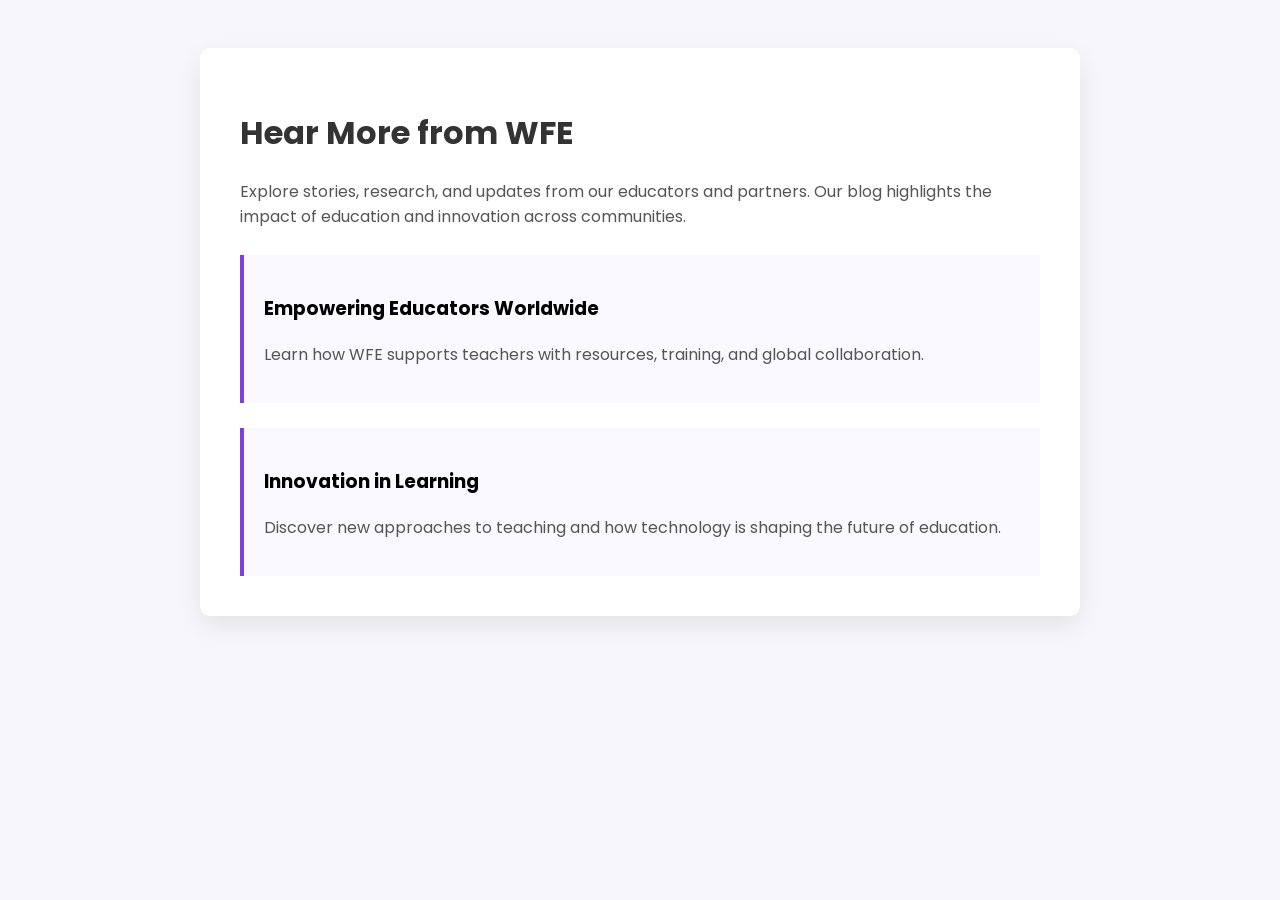
<file: Blog/index.html>
<!DOCTYPE html>
<html lang="en">
<head>
  <meta charset="UTF-8">
  <title>WFE Blog</title>
  <link href="https://fonts.googleapis.com/css2?family=Poppins:wght@300;400;600&display=swap" rel="stylesheet">
  <style>
    body {
      font-family: 'Poppins', sans-serif;
      background: #f7f7fb;
      padding: 40px;
    }
    .container {
      max-width: 800px;
      margin: auto;
      background: #fff;
      padding: 40px;
      border-radius: 10px;
      box-shadow: 0 10px 25px rgba(0,0,0,0.08);
    }
    h1 {
      color: #333;
    }
    p {
      color: #555;
      line-height: 1.6;
    }
    .post {
      margin-top: 25px;
      padding: 20px;
      border-left: 4px solid #7b3fe4;
      background: #f9f9ff;
    }
  </style>
</head>
<body>
  <div class="container">
    <h1>Hear More from WFE</h1>
    <p>
      Explore stories, research, and updates from our educators and partners.
      Our blog highlights the impact of education and innovation across communities.
    </p>

    <div class="post">
      <h3>Empowering Educators Worldwide</h3>
      <p>
        Learn how WFE supports teachers with resources, training, and global collaboration.
      </p>
    </div>

    <div class="post">
      <h3>Innovation in Learning</h3>
      <p>
        Discover new approaches to teaching and how technology is shaping the future of education.
      </p>
    </div>
  </div>
</body>
</html>
</file>
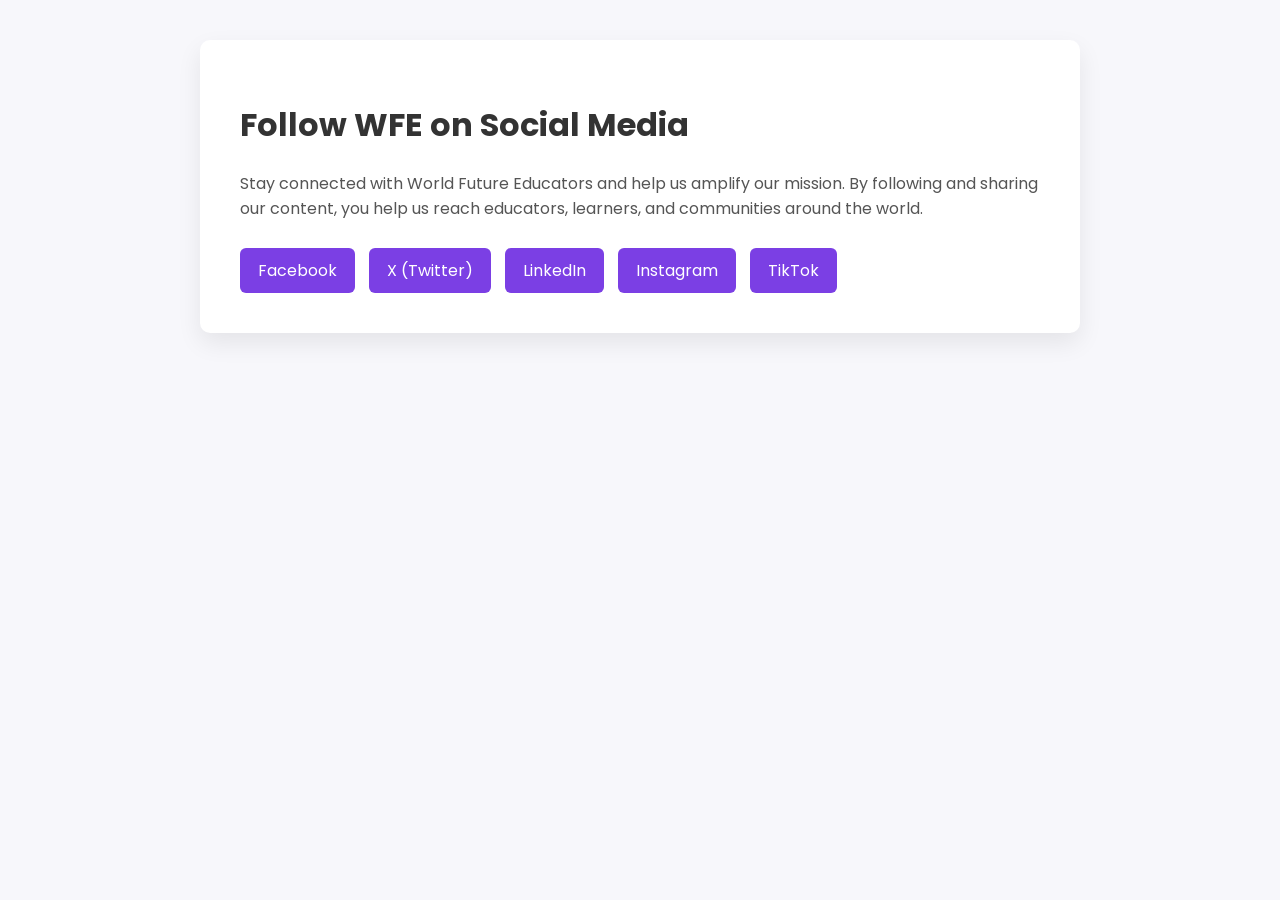
<file: follow/index.html>
<!DOCTYPE html>
<html lang="en">
<head>
  <meta charset="UTF-8">
  <title>Follow WFE</title>
  <link href="https://fonts.googleapis.com/css2?family=Poppins:wght@300;400;600&display=swap" rel="stylesheet">
  <style>
    body {
      font-family: 'Poppins', sans-serif;
      background: #f7f7fb;
      margin: 0;
      padding: 40px;
    }
    .container {
      max-width: 800px;
      margin: auto;
      background: #fff;
      padding: 40px;
      border-radius: 10px;
      box-shadow: 0 10px 25px rgba(0,0,0,0.08);
    }
    h1 {
      color: #333;
    }
    p {
      color: #555;
      line-height: 1.6;
    }
    .social-links a {
      display: inline-block;
      margin: 10px 10px 0 0;
      padding: 10px 18px;
      background: #7b3fe4;
      color: #fff;
      border-radius: 6px;
      text-decoration: none;
      transition: 0.2s;
    }
    .social-links a:hover {
      background: #EE1E7E;
    }
  </style>
</head>
<body>
  <div class="container">
    <h1>Follow WFE on Social Media</h1>
    <p>
      Stay connected with World Future Educators and help us amplify our mission.
      By following and sharing our content, you help us reach educators, learners,
      and communities around the world.
    </p>

    <div class="social-links">
      <a href="#" target="_blank">Facebook</a>
      <a href="#" target="_blank">X (Twitter)</a>
      <a href="#" target="_blank">LinkedIn</a>
      <a href="#" target="_blank">Instagram</a>
      <a href="#" target="_blank">TikTok</a>
    </div>
  </div>
</body>
</html>
</file>
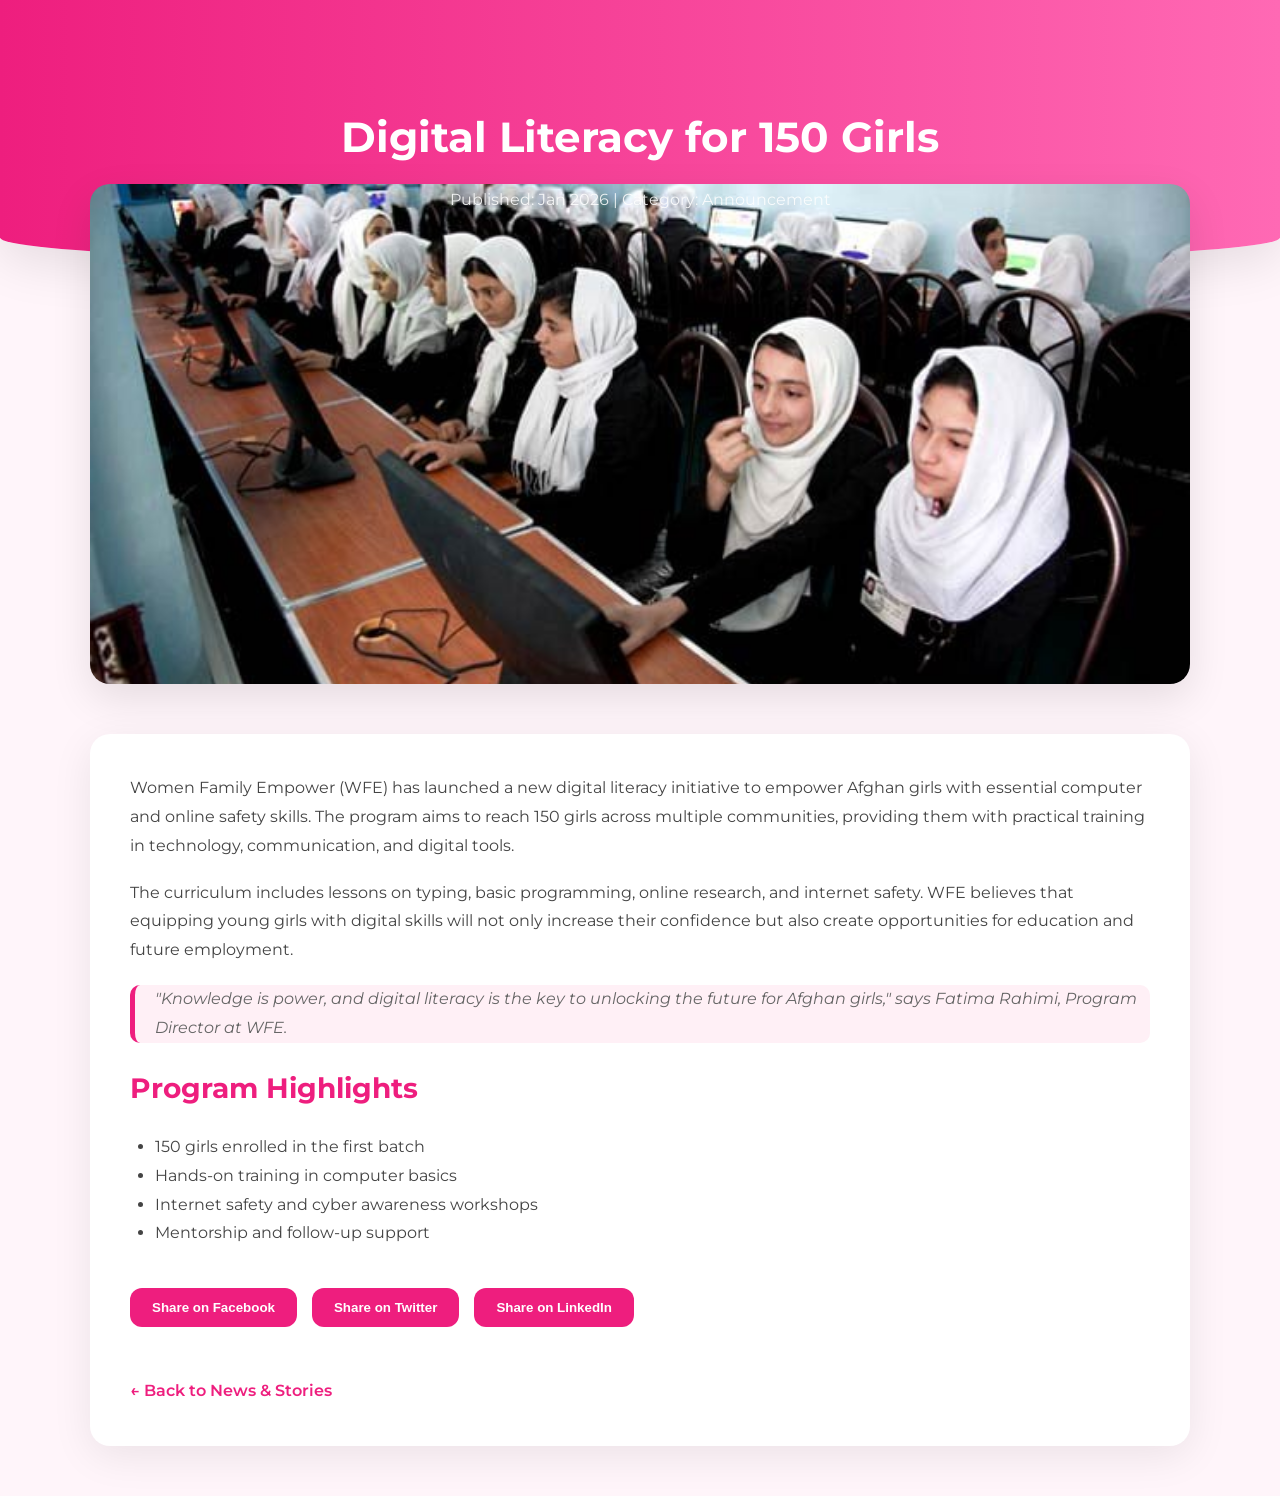
<file: News/index.html>
<!DOCTYPE html>
<html lang="en">
<head>
<meta charset="UTF-8">
<meta name="viewport" content="width=device-width, initial-scale=1.0">
<title>Digital Literacy for 150 Girls | WFE</title>

<!-- Fonts -->
<link href="https://fonts.googleapis.com/css2?family=Montserrat:wght@400;500;600;700&display=swap" rel="stylesheet">

<style>
/* RESET */
* {
  margin: 0;
  padding: 0;
  box-sizing: border-box;
}

body {
  font-family: 'Montserrat', sans-serif;
  background: #fff5fa;
  color: #222222;
  line-height: 1.8;
}

/* CONTAINER */
.container {
  width: 90%;
  max-width: 1100px;
  margin: auto;
}

/* HERO / HEADER */
.blog-hero {
  text-align: center;
  padding: 100px 20px 50px;
  background: linear-gradient(to right, #EE1E7E, #FF69B4);
  color: white;
  border-radius: 0 0 50% 50% / 0 0 10% 10%;
  box-shadow: 0 15px 50px rgba(0,0,0,0.1);
}

.blog-hero h1 {
  font-size: 42px;
  font-weight: 700;
  margin-bottom: 10px;
}

.blog-hero .meta {
  font-size: 16px;
  opacity: 0.85;
}

/* POST IMAGE */
.post-image {
  width: 100%;
  max-height: 500px;
  object-fit: cover;
  border-radius: 20px;
  margin: -80px 0 40px;
  box-shadow: 0 15px 40px rgba(0,0,0,0.1);
  transition: transform 0.4s ease;
}

.post-image:hover {
  transform: scale(1.02);
}

/* POST CONTENT */
.post-content {
  background: white;
  padding: 40px;
  border-radius: 20px;
  box-shadow: 0 10px 40px rgba(0,0,0,0.08);
  margin-bottom: 50px;
}

.post-content h2 {
  font-size: 28px;
  color: #EE1E7E;
  margin-bottom: 20px;
}

.post-content p {
  font-size: 16px;
  color: #444444;
  margin-bottom: 18px;
}

.post-content ul {
  margin: 15px 0 20px 25px;
  color: #444444;
}

.post-content blockquote {
  border-left: 5px solid #EE1E7E;
  padding-left: 20px;
  font-style: italic;
  color: #666666;
  margin: 20px 0;
  background: #fff0f6;
  border-radius: 10px;
}

/* SHARE BUTTONS */
.share-buttons {
  margin-top: 40px;
  display: flex;
  flex-wrap: wrap;
  gap: 15px;
}

.share-buttons button {
  background: #EE1E7E;
  color: white;
  padding: 12px 22px;
  border-radius: 12px;
  border: none;
  cursor: pointer;
  font-weight: 600;
  transition: 0.3s;
}

.share-buttons button:hover {
  background: #d81b6c;
  transform: translateY(-2px);
}

/* BACK LINK */
.back-link {
  display: inline-block;
  margin-top: 50px;
  color: #EE1E7E;
  font-weight: 600;
  text-decoration: none;
  transition: 0.3s;
}

.back-link:hover {
  text-decoration: underline;
  transform: translateX(-3px);
}

/* RESPONSIVE */
@media(max-width: 768px){
  .blog-hero h1 {
    font-size: 30px;
  }
  .post-content h2 {
    font-size: 24px;
  }
  .post-content {
    padding: 25px;
  }
  .post-image {
    margin: -50px 0 30px;
  }
}

</style>
</head>

<body>

<section class="blog-hero">
  <div class="container">
    <h1>Digital Literacy for 150 Girls</h1>
    <div class="meta">Published: Jan 2026 | Category: Announcement</div>
  </div>
</section>

<div class="container">
  <img src="/images/digital.jpg" alt="Digital Literacy Training" class="post-image">

  <div class="post-content">
    <p>Women Family Empower (WFE) has launched a new digital literacy initiative to empower Afghan girls with essential computer and online safety skills. The program aims to reach 150 girls across multiple communities, providing them with practical training in technology, communication, and digital tools.</p>

    <p>The curriculum includes lessons on typing, basic programming, online research, and internet safety. WFE believes that equipping young girls with digital skills will not only increase their confidence but also create opportunities for education and future employment.</p>

    <blockquote>"Knowledge is power, and digital literacy is the key to unlocking the future for Afghan girls," says Fatima Rahimi, Program Director at WFE.</blockquote>

    <h2>Program Highlights</h2>
    <ul>
      <li>150 girls enrolled in the first batch</li>
      <li>Hands-on training in computer basics</li>
      <li>Internet safety and cyber awareness workshops</li>
      <li>Mentorship and follow-up support</li>
    </ul><div class="share-buttons">
      <button>Share on Facebook</button>
      <button>Share on Twitter</button>
      <button>Share on LinkedIn</button>
    </div>

    <a href="/News/New/index.html .html" class="back-link">← Back to News & Stories</a>
  </div>
</div>

</body>
</html>
</file>
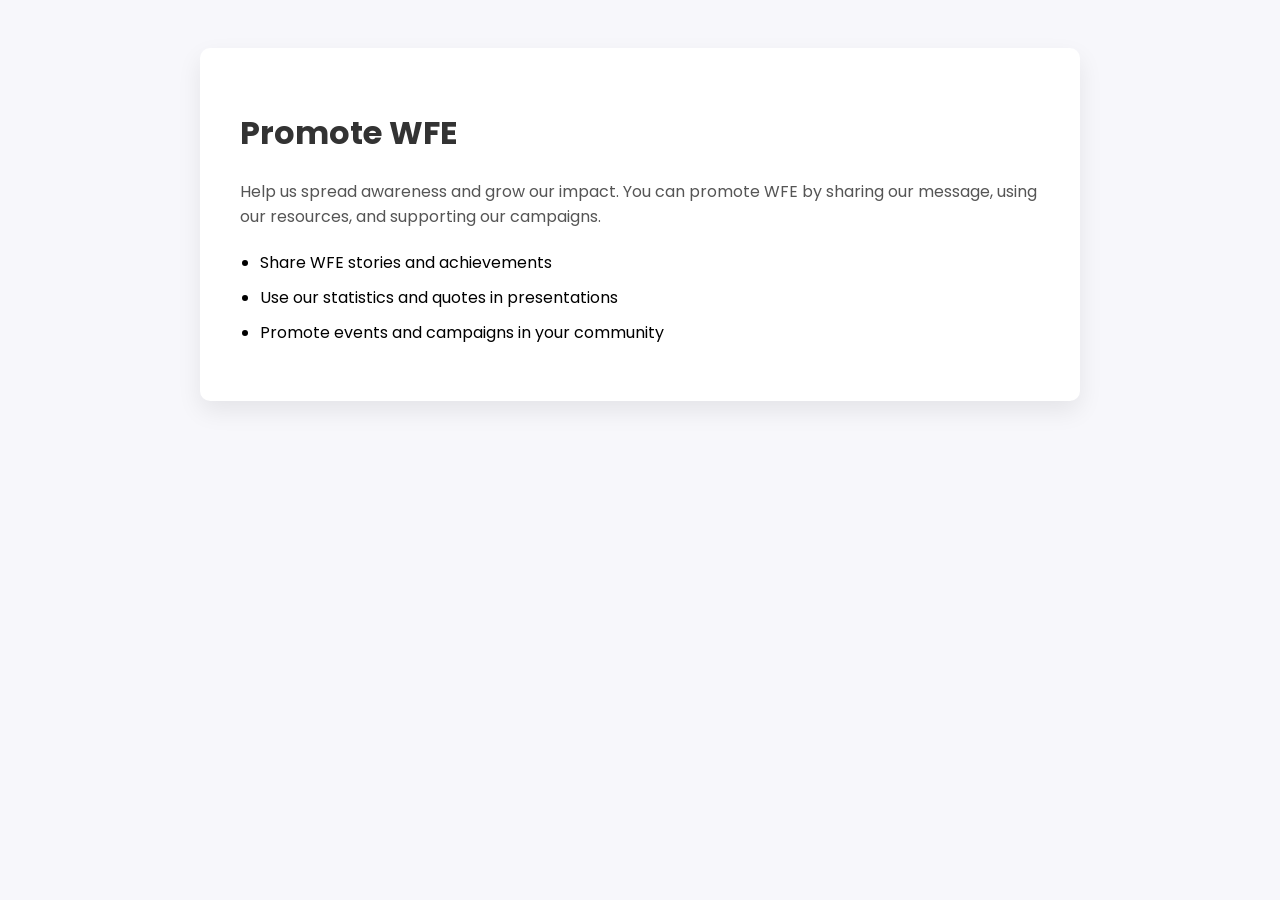
<file: Promote/index.html>
<!DOCTYPE html>
<html lang="en">
<head>
  <meta charset="UTF-8">
  <title>Promote WFE</title>
  <link href="https://fonts.googleapis.com/css2?family=Poppins:wght@300;400;600&display=swap" rel="stylesheet">
  <style>
    body {
      font-family: 'Poppins', sans-serif;
      background: #f7f7fb;
      padding: 40px;
    }
    .container {
      max-width: 800px;
      margin: auto;
      background: #fff;
      padding: 40px;
      border-radius: 10px;
      box-shadow: 0 10px 25px rgba(0,0,0,0.08);
    }
    h1 {
      color: #333;
    }
    p {
      color: #555;
      line-height: 1.6;
    }
    ul {
      margin-top: 20px;
      padding-left: 20px;
    }
    li {
      margin-bottom: 10px;
    }
  </style>
</head>
<body>
  <div class="container">
    <h1>Promote WFE</h1>
    <p>
      Help us spread awareness and grow our impact. You can promote WFE by sharing
      our message, using our resources, and supporting our campaigns.
    </p>

    <ul>
      <li>Share WFE stories and achievements</li>
      <li>Use our statistics and quotes in presentations</li>
      <li>Promote events and campaigns in your community</li>
    </ul>
  </div>
</body>
</html>
</file>
